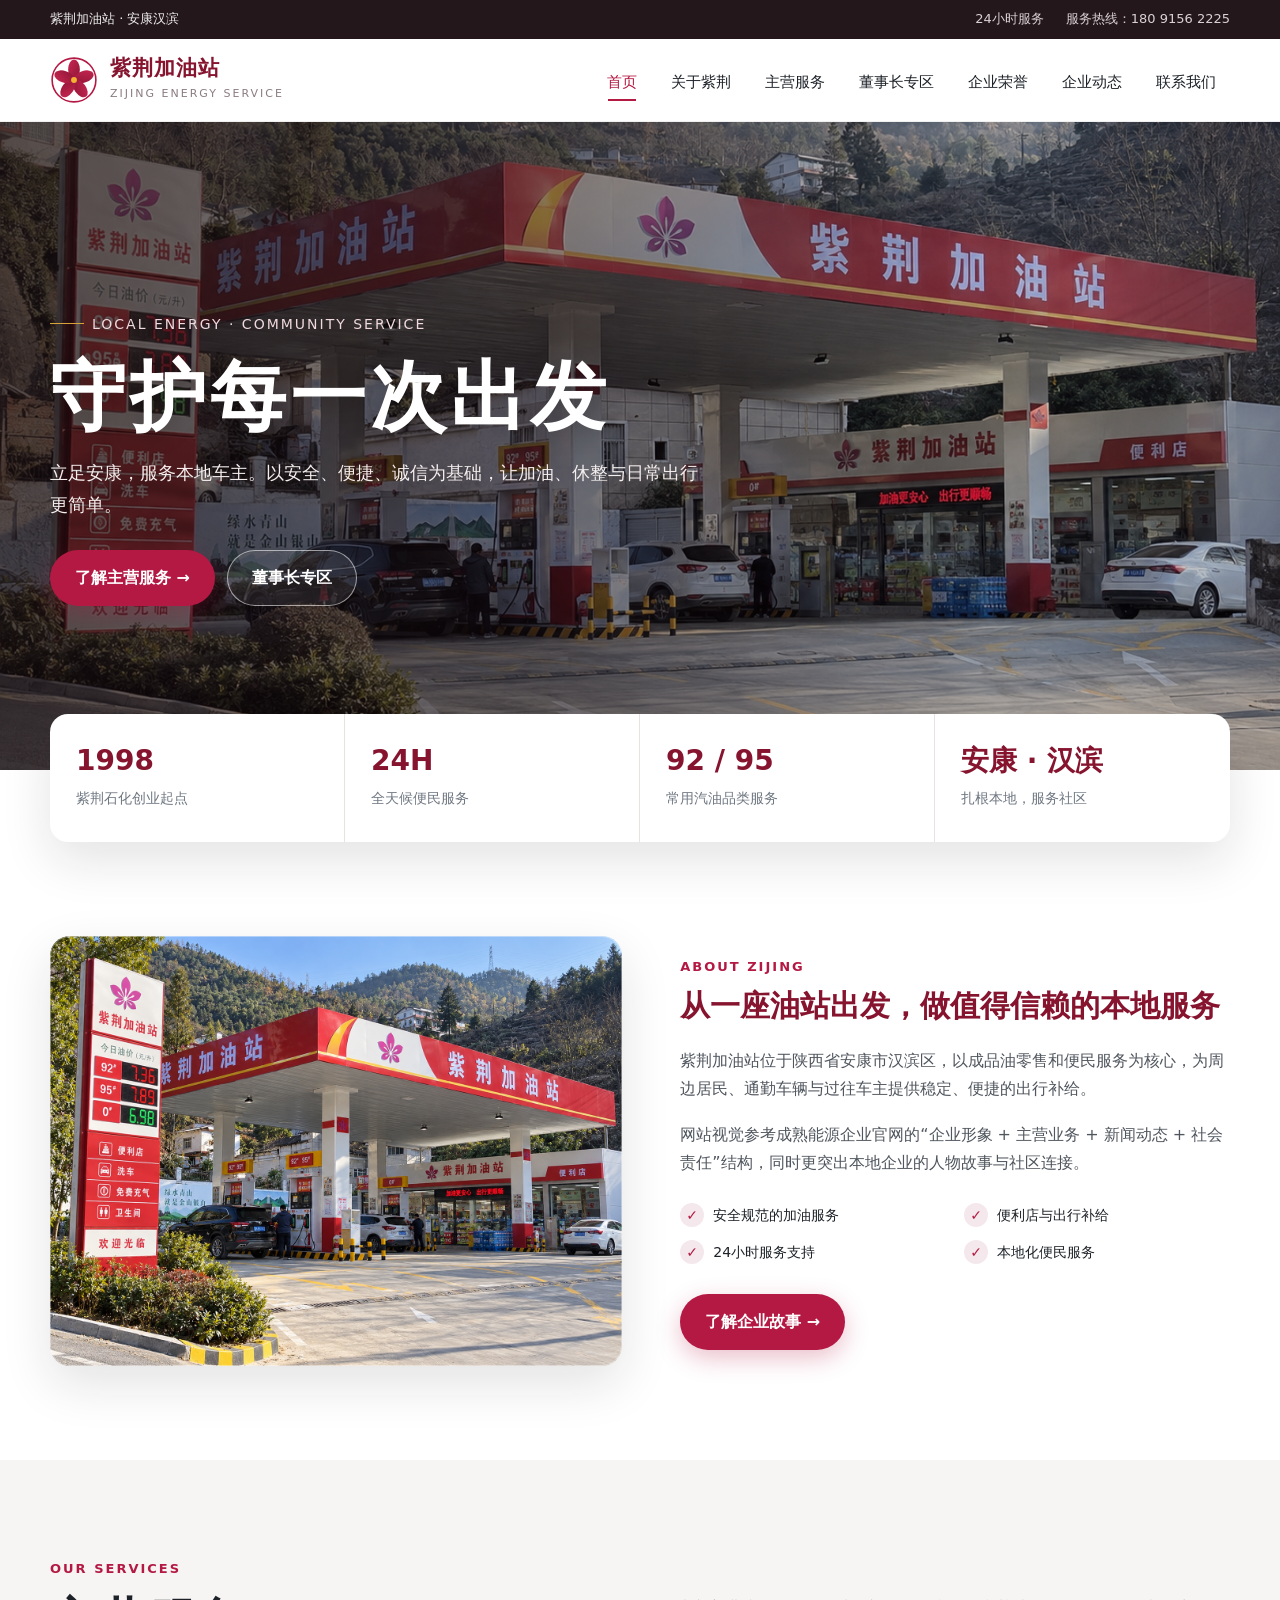
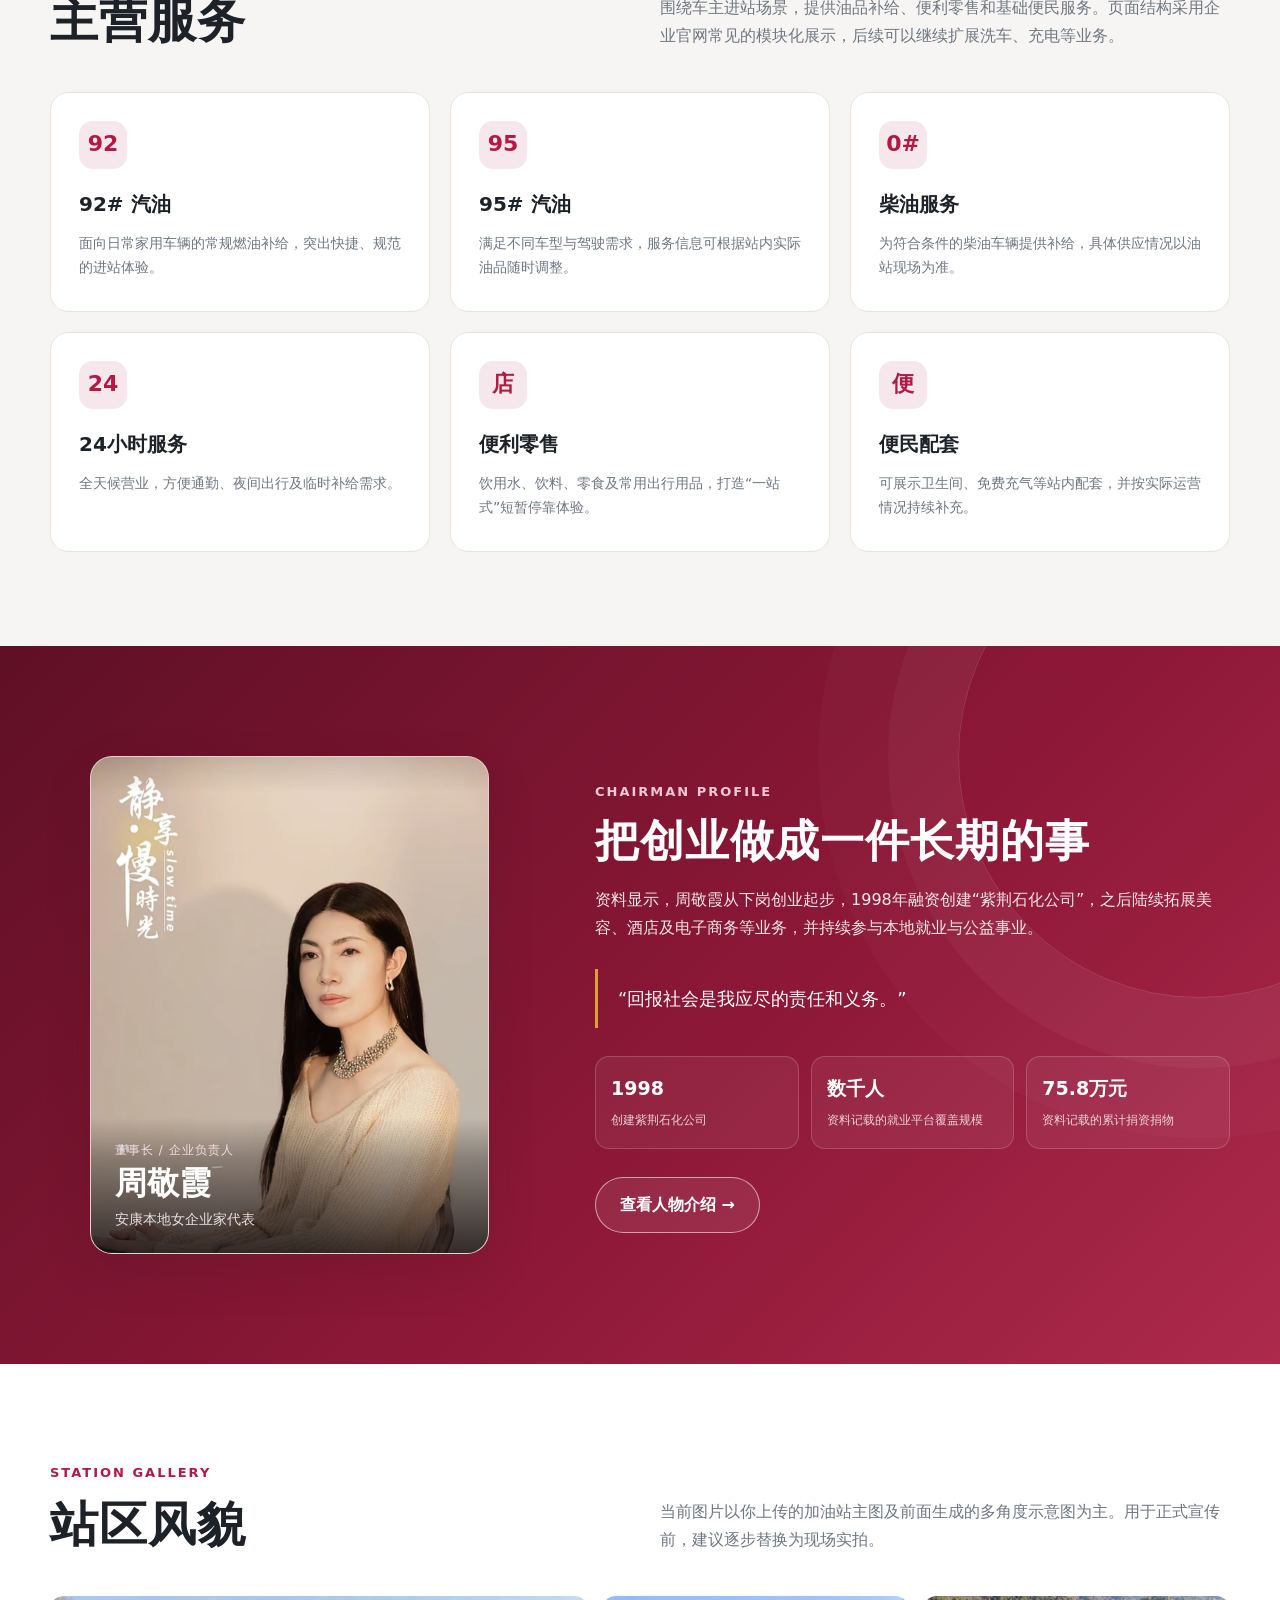
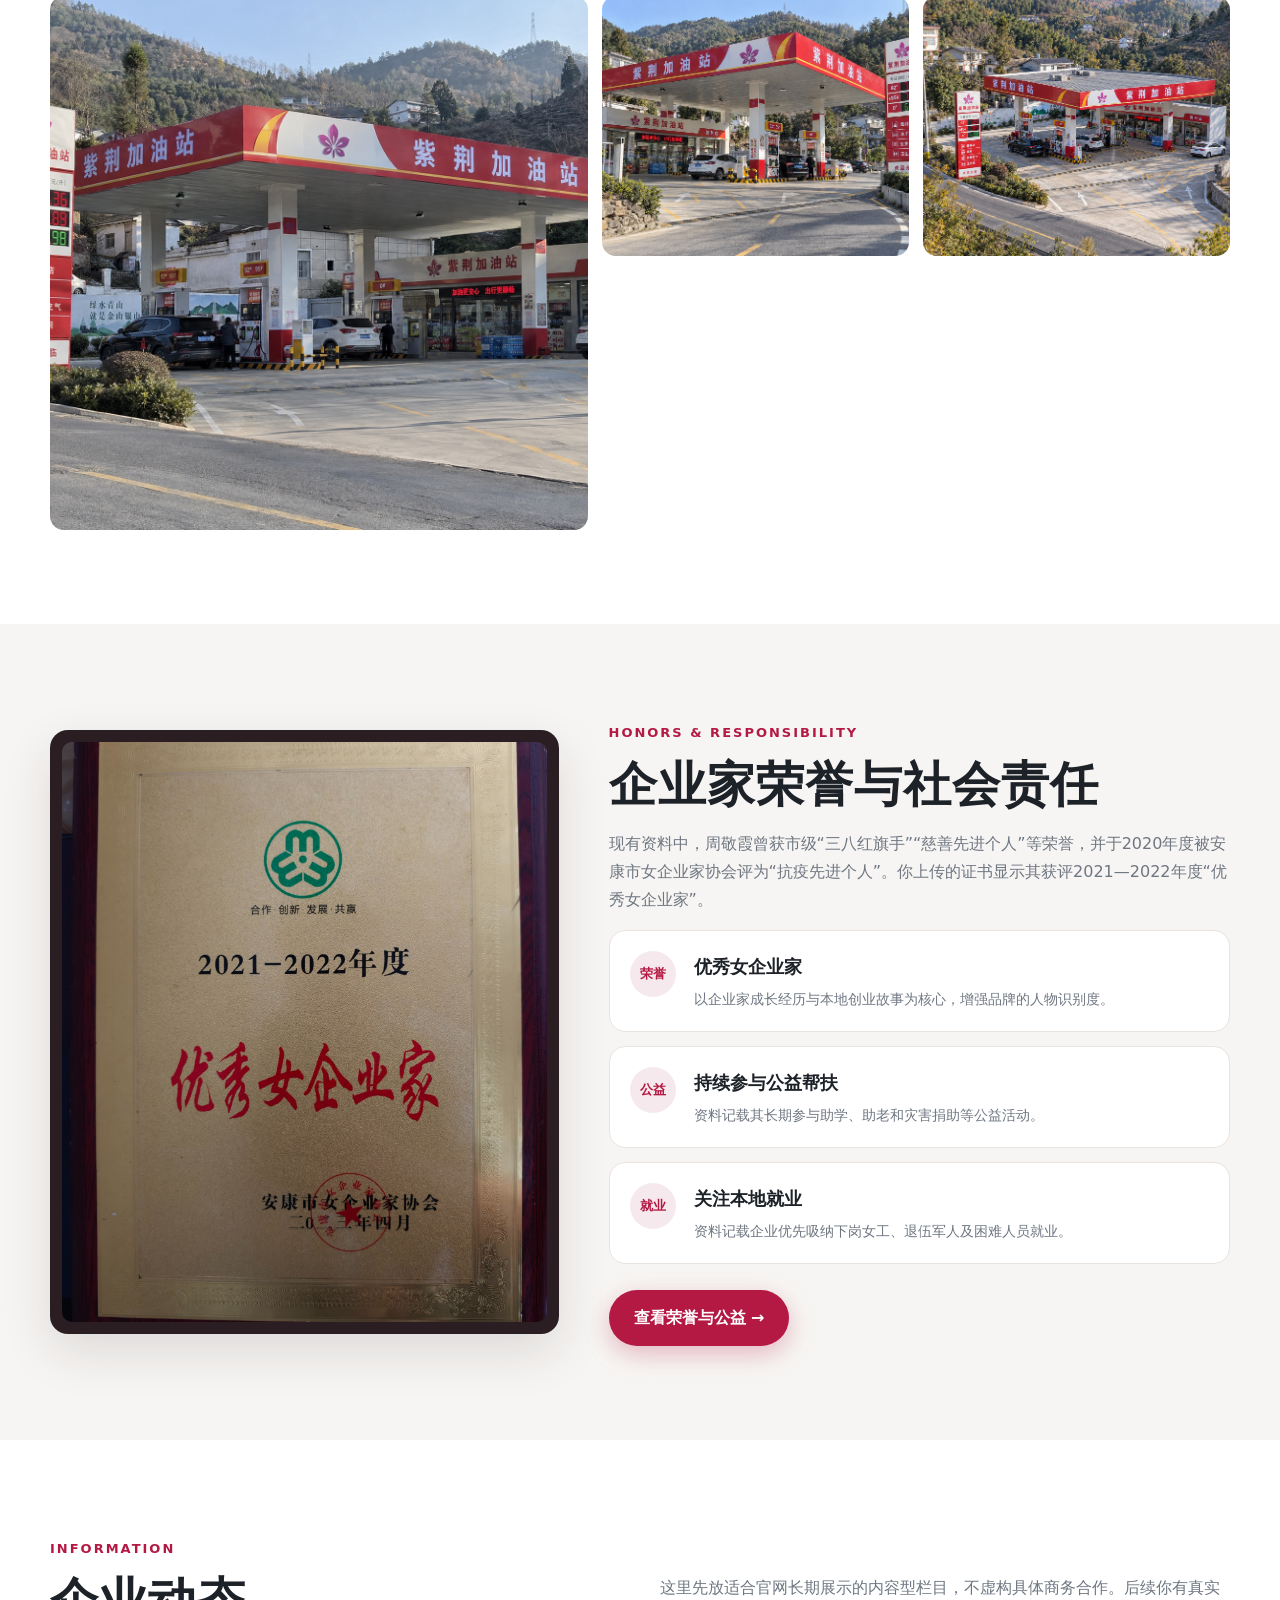
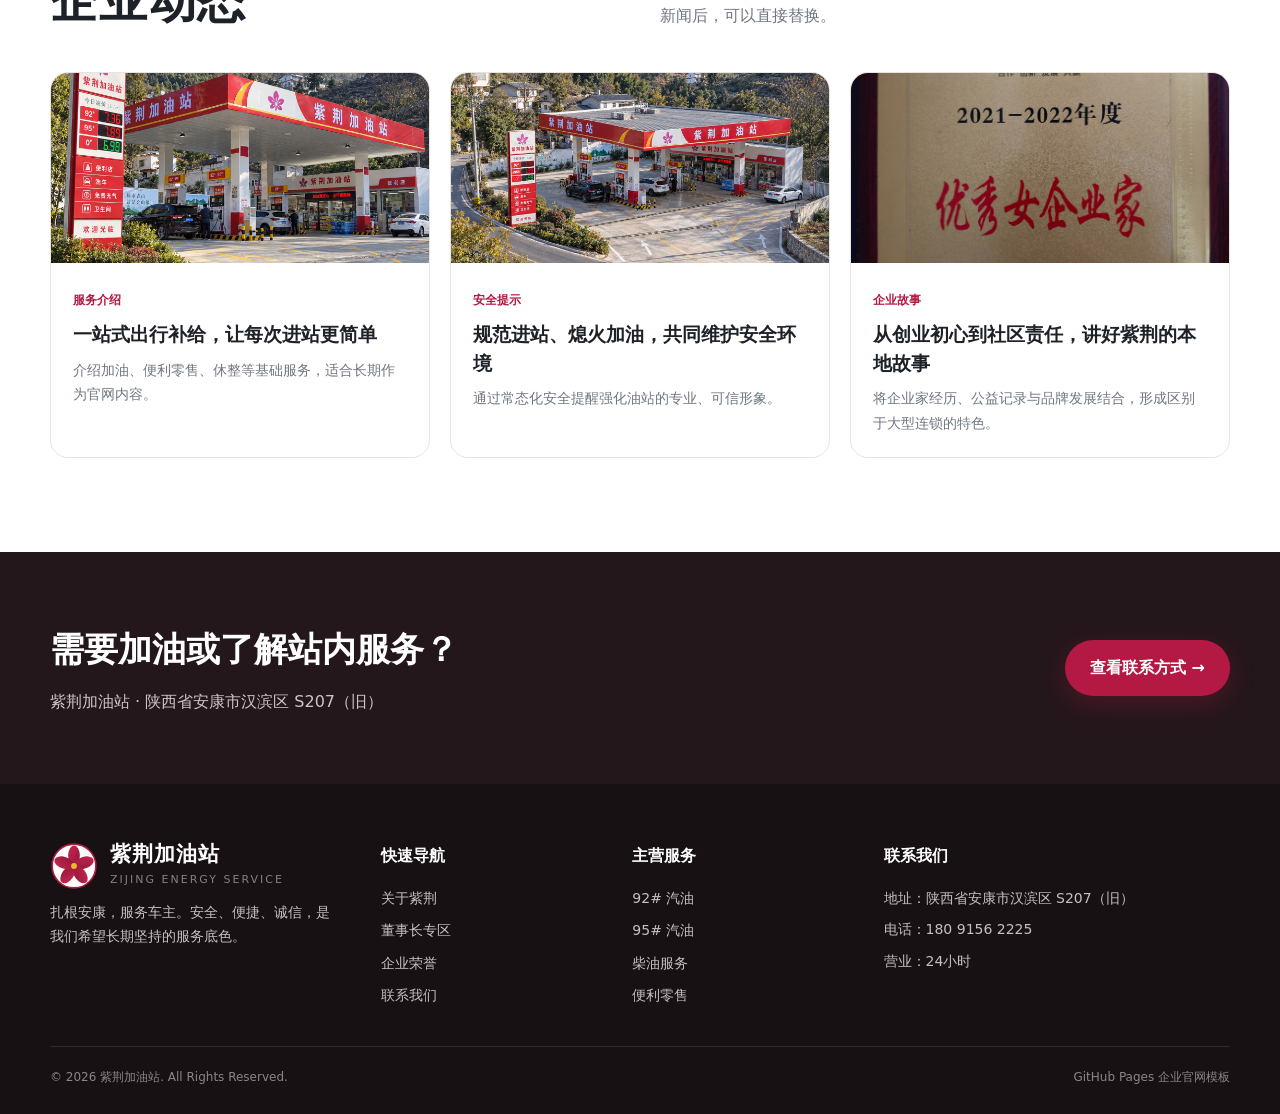
<file: index.html>
<!doctype html>
<html lang="zh-CN">
<head>
  <meta charset="utf-8" />
  <meta name="viewport" content="width=device-width, initial-scale=1" />
  <meta name="description" content="紫荆加油站企业网站模板，展示加油服务、企业介绍、董事长介绍、荣誉资质与联系方式。" />
  <title>紫荆加油站｜守护每一次出发</title>
  <link rel="icon" href="assets/images/logo.svg" />
  <link rel="stylesheet" href="assets/css/style.css" />
</head>
<body>
  <div class="topbar"><div class="container"><span>紫荆加油站 · 安康汉滨</span><div class="right"><span>24小时服务</span><span>服务热线：180 9156 2225</span></div></div></div>
  <header class="header"><div class="container navbar">
    <a class="brand" href="index.html"><img src="assets/images/logo.svg" alt="紫荆加油站"><div><strong>紫荆加油站</strong><span>ZIJING ENERGY SERVICE</span></div></a>
    <button class="menu-btn" aria-label="打开菜单">☰</button>
    <nav class="nav"><a class="active" href="index.html">首页</a><a href="about.html">关于紫荆</a><a href="#services">主营服务</a><a href="chairman.html">董事长专区</a><a href="honors.html">企业荣誉</a><a href="#news">企业动态</a><a href="contact.html">联系我们</a></nav>
  </div></header>

  <section class="hero">
    <div class="hero-slide active" style="background-image:url('assets/images/hero-main.png')"></div>
    <div class="hero-slide" style="background-image:url('assets/images/station-right.png')"></div>
    <div class="hero-slide" style="background-image:url('assets/images/station-aerial.png')"></div>
    <div class="container hero-content"><div class="hero-copy">
      <span class="eyebrow">Local Energy · Community Service</span>
      <h1>守护每一次出发</h1>
      <p>立足安康，服务本地车主。以安全、便捷、诚信为基础，让加油、休整与日常出行更简单。</p>
      <div class="btns"><a class="btn btn-primary" href="#services">了解主营服务 →</a><a class="btn btn-ghost" href="chairman.html">董事长专区</a></div>
    </div></div>
    <div class="hero-dots"><button class="active" aria-label="第1张"></button><button aria-label="第2张"></button><button aria-label="第3张"></button></div>
  </section>

  <div class="container stats-wrap"><div class="stats">
    <div class="stat"><b>1998</b><span>紫荆石化创业起点</span></div>
    <div class="stat"><b>24H</b><span>全天候便民服务</span></div>
    <div class="stat"><b>92 / 95</b><span>常用汽油品类服务</span></div>
    <div class="stat"><b>安康 · 汉滨</b><span>扎根本地，服务社区</span></div>
  </div></div>

  <section class="section" id="about"><div class="container about-grid">
    <div class="image-frame tall"><img src="assets/images/station-left.png" alt="紫荆加油站站区"></div>
    <div class="about-copy"><span class="kicker">ABOUT ZIJING</span><h3>从一座油站出发，做值得信赖的本地服务</h3>
      <p>紫荆加油站位于陕西省安康市汉滨区，以成品油零售和便民服务为核心，为周边居民、通勤车辆与过往车主提供稳定、便捷的出行补给。</p>
      <p>网站视觉参考成熟能源企业官网的“企业形象 + 主营业务 + 新闻动态 + 社会责任”结构，同时更突出本地企业的人物故事与社区连接。</p>
      <ul class="checks"><li>安全规范的加油服务</li><li>便利店与出行补给</li><li>24小时服务支持</li><li>本地化便民服务</li></ul>
      <a class="btn btn-primary" href="about.html">了解企业故事 →</a>
    </div>
  </div></section>

  <section class="section soft" id="services"><div class="container">
    <div class="section-head"><div><span class="kicker">OUR SERVICES</span><h2>主营服务</h2></div><p>围绕车主进站场景，提供油品补给、便利零售和基础便民服务。页面结构采用企业官网常见的模块化展示，后续可以继续扩展洗车、充电等业务。</p></div>
    <div class="cards">
      <div class="card"><div class="iconbox">92</div><h3>92# 汽油</h3><p>面向日常家用车辆的常规燃油补给，突出快捷、规范的进站体验。</p></div>
      <div class="card"><div class="iconbox">95</div><h3>95# 汽油</h3><p>满足不同车型与驾驶需求，服务信息可根据站内实际油品随时调整。</p></div>
      <div class="card"><div class="iconbox">0#</div><h3>柴油服务</h3><p>为符合条件的柴油车辆提供补给，具体供应情况以油站现场为准。</p></div>
      <div class="card"><div class="iconbox">24</div><h3>24小时服务</h3><p>全天候营业，方便通勤、夜间出行及临时补给需求。</p></div>
      <div class="card"><div class="iconbox">店</div><h3>便利零售</h3><p>饮用水、饮料、零食及常用出行用品，打造“一站式”短暂停靠体验。</p></div>
      <div class="card"><div class="iconbox">便</div><h3>便民配套</h3><p>可展示卫生间、免费充气等站内配套，并按实际运营情况持续补充。</p></div>
    </div>
  </div></section>

  <section class="section chairman-band"><div class="container chairman-grid">
    <figure class="person-photo"><img src="assets/images/chairman-zhoujingxia.jpg" alt="紫荆加油站董事长周敬霞照片"><figcaption><small>董事长 / 企业负责人</small><strong>周敬霞</strong><span>安康本地女企业家代表</span></figcaption></figure>
    <div class="chairman-copy"><span class="kicker">CHAIRMAN PROFILE</span><h2>把创业做成一件长期的事</h2>
      <p>资料显示，周敬霞从下岗创业起步，1998年融资创建“紫荆石化公司”，之后陆续拓展美容、酒店及电子商务等业务，并持续参与本地就业与公益事业。</p>
      <div class="quote">“回报社会是我应尽的责任和义务。”</div>
      <div class="timeline"><div class="item"><b>1998</b><span>创建紫荆石化公司</span></div><div class="item"><b>数千人</b><span>资料记载的就业平台覆盖规模</span></div><div class="item"><b>75.8万元</b><span>资料记载的累计捐资捐物</span></div></div>
      <div style="margin-top:28px"><a class="btn btn-ghost" href="chairman.html">查看人物介绍 →</a></div>
    </div>
  </div></section>

  <section class="section"><div class="container">
    <div class="section-head"><div><span class="kicker">STATION GALLERY</span><h2>站区风貌</h2></div><p>当前图片以你上传的加油站主图及前面生成的多角度示意图为主。用于正式宣传前，建议逐步替换为现场实拍。</p></div>
    <div class="gallery">
      <a data-lightbox href="assets/images/hero-main.png"><img src="assets/images/hero-main.png" alt="紫荆加油站正面"></a>
      <a data-lightbox href="assets/images/station-right.png"><img src="assets/images/station-right.png" alt="紫荆加油站侧面"></a>
      <a data-lightbox href="assets/images/station-aerial.png"><img src="assets/images/station-aerial.png" alt="紫荆加油站俯瞰"></a>
    </div>
  </div></section>

  <section class="section soft"><div class="container honor-grid">
    <div class="honor-photo"><img src="assets/images/honor-women-entrepreneur.jpg" alt="优秀女企业家荣誉证书"></div>
    <div><span class="kicker">HONORS & RESPONSIBILITY</span><h2>企业家荣誉与社会责任</h2><p style="color:var(--muted)">现有资料中，周敬霞曾获市级“三八红旗手”“慈善先进个人”等荣誉，并于2020年度被安康市女企业家协会评为“抗疫先进个人”。你上传的证书显示其获评2021—2022年度“优秀女企业家”。</p>
      <div class="honor-list">
        <div class="honor-item"><b>荣誉</b><div><h4>优秀女企业家</h4><p>以企业家成长经历与本地创业故事为核心，增强品牌的人物识别度。</p></div></div>
        <div class="honor-item"><b>公益</b><div><h4>持续参与公益帮扶</h4><p>资料记载其长期参与助学、助老和灾害捐助等公益活动。</p></div></div>
        <div class="honor-item"><b>就业</b><div><h4>关注本地就业</h4><p>资料记载企业优先吸纳下岗女工、退伍军人及困难人员就业。</p></div></div>
      </div>
      <div style="margin-top:26px"><a class="btn btn-primary" href="honors.html">查看荣誉与公益 →</a></div>
    </div>
  </div></section>

  <section class="section" id="news"><div class="container">
    <div class="section-head"><div><span class="kicker">INFORMATION</span><h2>企业动态</h2></div><p>这里先放适合官网长期展示的内容型栏目，不虚构具体商务合作。后续你有真实新闻后，可以直接替换。</p></div>
    <div class="news-grid">
      <article class="news-card"><div class="news-img"><img src="assets/images/station-left.png" alt="站区服务"></div><div class="news-body"><span class="news-tag">服务介绍</span><h3>一站式出行补给，让每次进站更简单</h3><p>介绍加油、便利零售、休整等基础服务，适合长期作为官网内容。</p></div></article>
      <article class="news-card"><div class="news-img"><img src="assets/images/station-aerial.png" alt="安全运营"></div><div class="news-body"><span class="news-tag">安全提示</span><h3>规范进站、熄火加油，共同维护安全环境</h3><p>通过常态化安全提醒强化油站的专业、可信形象。</p></div></article>
      <article class="news-card"><div class="news-img"><img src="assets/images/honor-women-entrepreneur.jpg" alt="企业荣誉"></div><div class="news-body"><span class="news-tag">企业故事</span><h3>从创业初心到社区责任，讲好紫荆的本地故事</h3><p>将企业家经历、公益记录与品牌发展结合，形成区别于大型连锁的特色。</p></div></article>
    </div>
  </div></section>

  <section class="cta"><div class="container"><div><h2>需要加油或了解站内服务？</h2><p>紫荆加油站 · 陕西省安康市汉滨区 S207（旧）</p></div><a class="btn btn-primary" href="contact.html">查看联系方式 →</a></div></section>

  <footer class="footer"><div class="container"><div class="footer-grid">
    <div><a class="brand" href="index.html"><img src="assets/images/logo.svg" alt="紫荆加油站"><div><strong>紫荆加油站</strong><span>ZIJING ENERGY SERVICE</span></div></a><p>扎根安康，服务车主。安全、便捷、诚信，是我们希望长期坚持的服务底色。</p></div>
    <div><h4>快速导航</h4><ul><li><a href="about.html">关于紫荆</a></li><li><a href="chairman.html">董事长专区</a></li><li><a href="honors.html">企业荣誉</a></li><li><a href="contact.html">联系我们</a></li></ul></div>
    <div><h4>主营服务</h4><ul><li>92# 汽油</li><li>95# 汽油</li><li>柴油服务</li><li>便利零售</li></ul></div>
    <div><h4>联系我们</h4><div class="contact-lines"><span>地址：陕西省安康市汉滨区 S207（旧）</span><span>电话：180 9156 2225</span><span>营业：24小时</span></div></div>
  </div><div class="footer-bottom"><span>© <span data-year></span> 紫荆加油站. All Rights Reserved.</span><span>GitHub Pages 企业官网模板</span></div></div></footer>

  <div class="lightbox"><button aria-label="关闭">×</button><img alt="大图预览"></div>
  <script src="assets/js/main.js"></script>
</body>
</html>
</file>
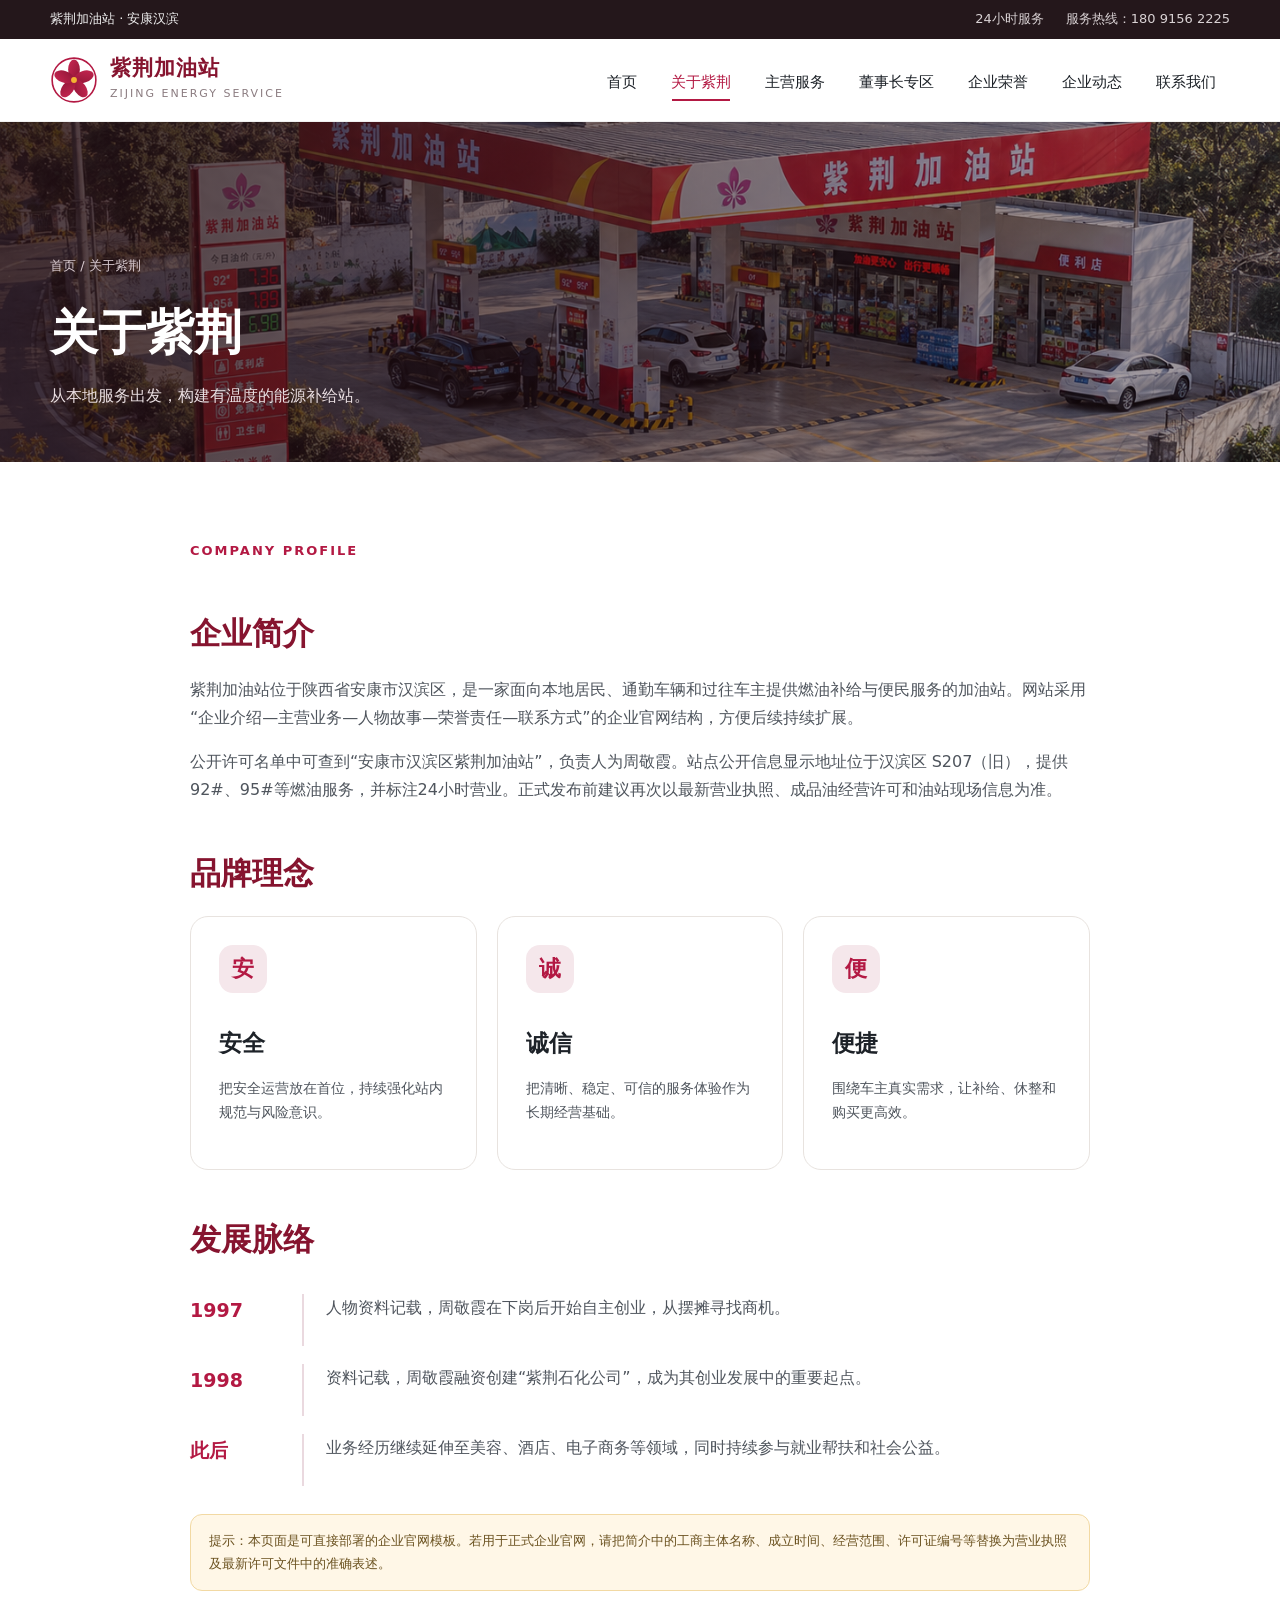
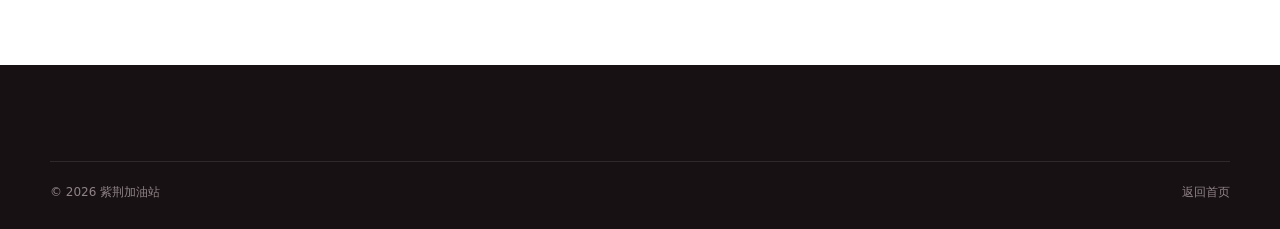
<file: about.html>
<!doctype html><html lang="zh-CN"><head><meta charset="utf-8"><meta name="viewport" content="width=device-width,initial-scale=1"><meta name="description" content="关于紫荆加油站"><title>关于紫荆｜紫荆加油站</title><link rel="icon" href="assets/images/logo.svg"><link rel="stylesheet" href="assets/css/style.css"></head><body>
<div class="topbar"><div class="container"><span>紫荆加油站 · 安康汉滨</span><div class="right"><span>24小时服务</span><span>服务热线：180 9156 2225</span></div></div></div>
<header class="header"><div class="container navbar"><a class="brand" href="index.html"><img src="assets/images/logo.svg" alt=""><div><strong>紫荆加油站</strong><span>ZIJING ENERGY SERVICE</span></div></a><button class="menu-btn">☰</button><nav class="nav"><a href="index.html">首页</a><a class="active" href="about.html">关于紫荆</a><a href="index.html#services">主营服务</a><a href="chairman.html">董事长专区</a><a href="honors.html">企业荣誉</a><a href="index.html#news">企业动态</a><a href="contact.html">联系我们</a></nav></div></header>
<section class="page-hero" style="background-image:url('assets/images/station-aerial.png')"><div class="container"><div class="breadcrumb">首页 / 关于紫荆</div><h1>关于紫荆</h1><p>从本地服务出发，构建有温度的能源补给站。</p></div></section>
<main class="content-section"><div class="container prose">
  <span class="kicker">COMPANY PROFILE</span><h2>企业简介</h2>
  <p>紫荆加油站位于陕西省安康市汉滨区，是一家面向本地居民、通勤车辆和过往车主提供燃油补给与便民服务的加油站。网站采用“企业介绍—主营业务—人物故事—荣誉责任—联系方式”的企业官网结构，方便后续持续扩展。</p>
  <p>公开许可名单中可查到“安康市汉滨区紫荆加油站”，负责人为周敬霞。站点公开信息显示地址位于汉滨区 S207（旧），提供92#、95#等燃油服务，并标注24小时营业。正式发布前建议再次以最新营业执照、成品油经营许可和油站现场信息为准。</p>
  <h2>品牌理念</h2>
  <div class="cards">
    <div class="card"><div class="iconbox">安</div><h3>安全</h3><p>把安全运营放在首位，持续强化站内规范与风险意识。</p></div>
    <div class="card"><div class="iconbox">诚</div><h3>诚信</h3><p>把清晰、稳定、可信的服务体验作为长期经营基础。</p></div>
    <div class="card"><div class="iconbox">便</div><h3>便捷</h3><p>围绕车主真实需求，让补给、休整和购买更高效。</p></div>
  </div>
  <h2>发展脉络</h2>
  <div class="milestones"><div class="milestone"><div class="year">1997</div><div class="desc">人物资料记载，周敬霞在下岗后开始自主创业，从摆摊寻找商机。</div></div><div class="milestone"><div class="year">1998</div><div class="desc">资料记载，周敬霞融资创建“紫荆石化公司”，成为其创业发展中的重要起点。</div></div><div class="milestone"><div class="year">此后</div><div class="desc">业务经历继续延伸至美容、酒店、电子商务等领域，同时持续参与就业帮扶和社会公益。</div></div></div>
  <div class="note">提示：本页面是可直接部署的企业官网模板。若用于正式企业官网，请把简介中的工商主体名称、成立时间、经营范围、许可证编号等替换为营业执照及最新许可文件中的准确表述。</div>
</div></main>
<footer class="footer"><div class="container"><div class="footer-bottom"><span>© <span data-year></span> 紫荆加油站</span><span><a href="index.html">返回首页</a></span></div></div></footer><script src="assets/js/main.js"></script></body></html>
</file>
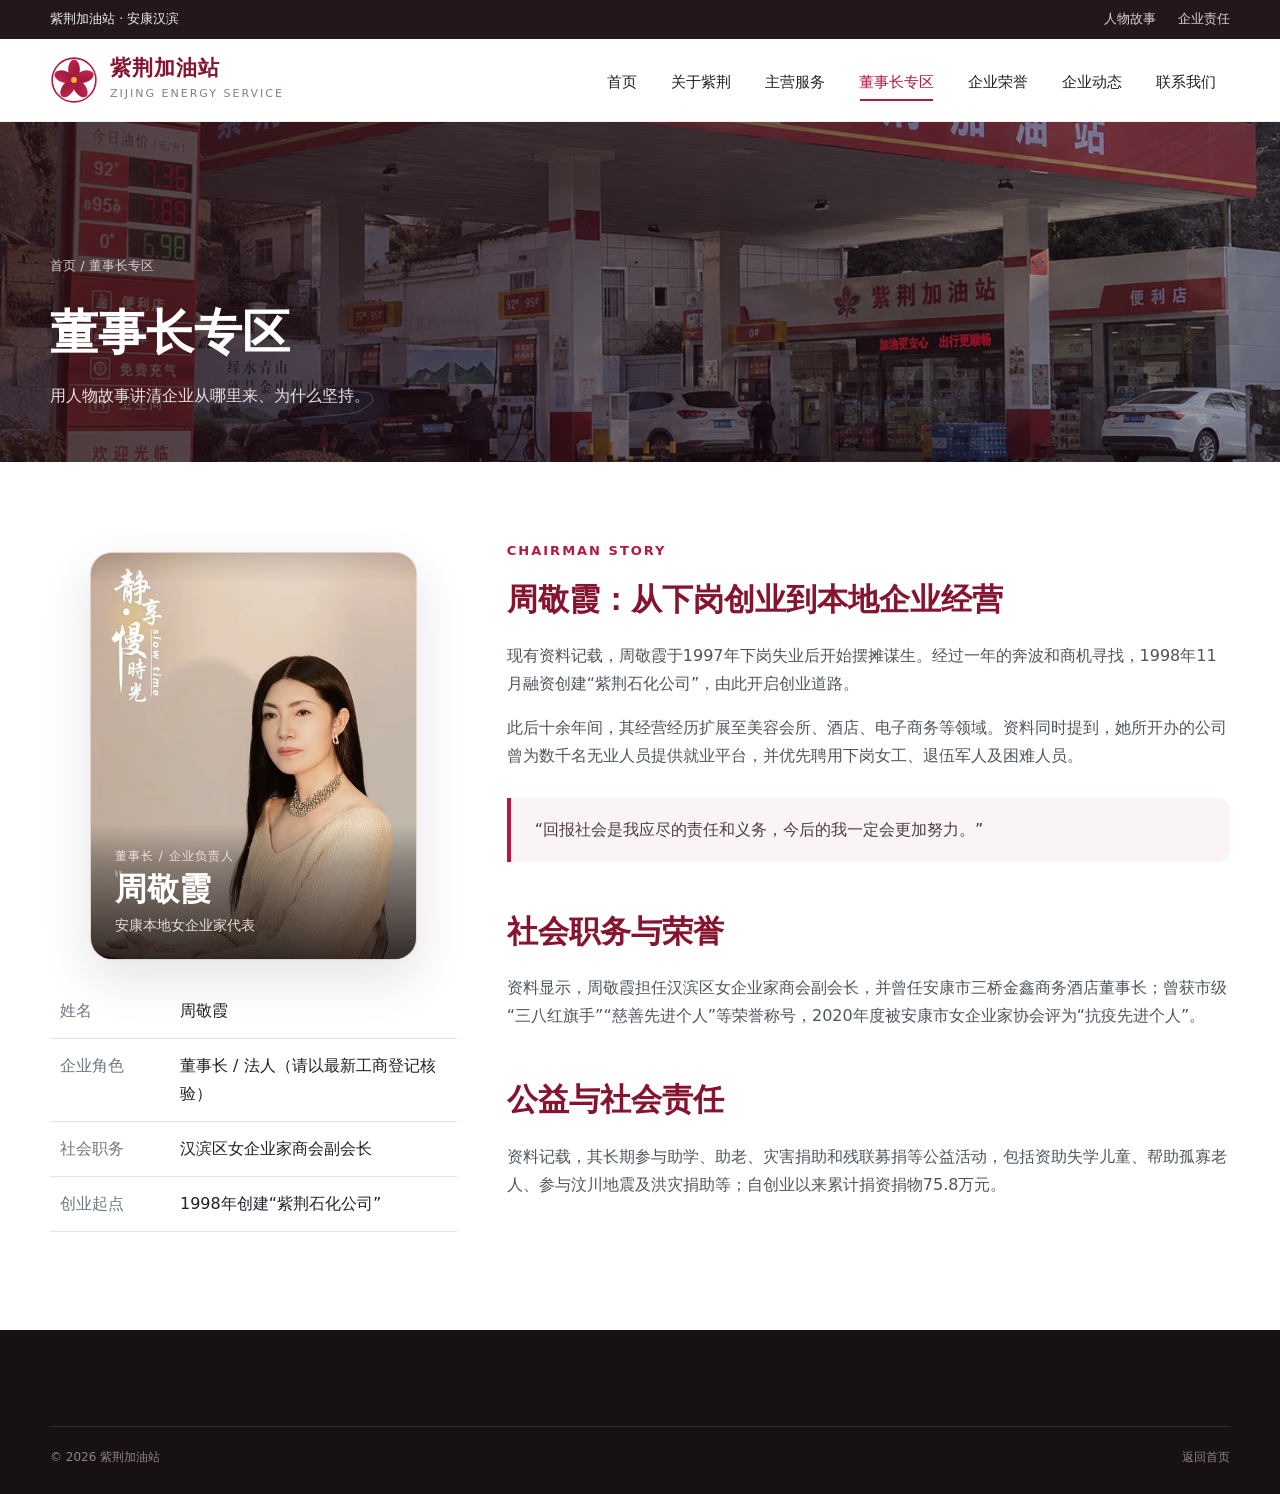
<file: chairman.html>
<!doctype html><html lang="zh-CN"><head><meta charset="utf-8"><meta name="viewport" content="width=device-width,initial-scale=1"><meta name="description" content="紫荆加油站董事长介绍"><title>董事长专区｜紫荆加油站</title><link rel="icon" href="assets/images/logo.svg"><link rel="stylesheet" href="assets/css/style.css"></head><body>
<div class="topbar"><div class="container"><span>紫荆加油站 · 安康汉滨</span><div class="right"><span>人物故事</span><span>企业责任</span></div></div></div>
<header class="header"><div class="container navbar"><a class="brand" href="index.html"><img src="assets/images/logo.svg" alt=""><div><strong>紫荆加油站</strong><span>ZIJING ENERGY SERVICE</span></div></a><button class="menu-btn">☰</button><nav class="nav"><a href="index.html">首页</a><a href="about.html">关于紫荆</a><a href="index.html#services">主营服务</a><a class="active" href="chairman.html">董事长专区</a><a href="honors.html">企业荣誉</a><a href="index.html#news">企业动态</a><a href="contact.html">联系我们</a></nav></div></header>
<section class="page-hero" style="background-image:url('assets/images/hero-main.png')"><div class="container"><div class="breadcrumb">首页 / 董事长专区</div><h1>董事长专区</h1><p>用人物故事讲清企业从哪里来、为什么坚持。</p></div></section>
<main class="content-section"><div class="container profile-grid">
  <aside class="profile-card"><figure class="person-photo"><img src="assets/images/chairman-zhoujingxia.jpg" alt="紫荆加油站董事长周敬霞照片"><figcaption><small>董事长 / 企业负责人</small><strong>周敬霞</strong><span>安康本地女企业家代表</span></figcaption></figure><table class="info-table"><tr><td>姓名</td><td>周敬霞</td></tr><tr><td>企业角色</td><td>董事长 / 法人（请以最新工商登记核验）</td></tr><tr><td>社会职务</td><td>汉滨区女企业家商会副会长</td></tr><tr><td>创业起点</td><td>1998年创建“紫荆石化公司”</td></tr></table></aside>
  <article class="prose" style="max-width:none;margin:0"><span class="kicker">CHAIRMAN STORY</span><h2 style="margin-top:8px">周敬霞：从下岗创业到本地企业经营</h2>
    <p>现有资料记载，周敬霞于1997年下岗失业后开始摆摊谋生。经过一年的奔波和商机寻找，1998年11月融资创建“紫荆石化公司”，由此开启创业道路。</p>
    <p>此后十余年间，其经营经历扩展至美容会所、酒店、电子商务等领域。资料同时提到，她所开办的公司曾为数千名无业人员提供就业平台，并优先聘用下岗女工、退伍军人及困难人员。</p>
    <blockquote>“回报社会是我应尽的责任和义务，今后的我一定会更加努力。”</blockquote>
    <h2>社会职务与荣誉</h2><p>资料显示，周敬霞担任汉滨区女企业家商会副会长，并曾任安康市三桥金鑫商务酒店董事长；曾获市级“三八红旗手”“慈善先进个人”等荣誉称号，2020年度被安康市女企业家协会评为“抗疫先进个人”。</p>
    <h2>公益与社会责任</h2><p>资料记载，其长期参与助学、助老、灾害捐助和残联募捐等公益活动，包括资助失学儿童、帮助孤寡老人、参与汶川地震及洪灾捐助等；自创业以来累计捐资捐物75.8万元。</p>
  </article>
</div></main>
<footer class="footer"><div class="container"><div class="footer-bottom"><span>© <span data-year></span> 紫荆加油站</span><span><a href="index.html">返回首页</a></span></div></div></footer><script src="assets/js/main.js"></script></body></html>
</file>
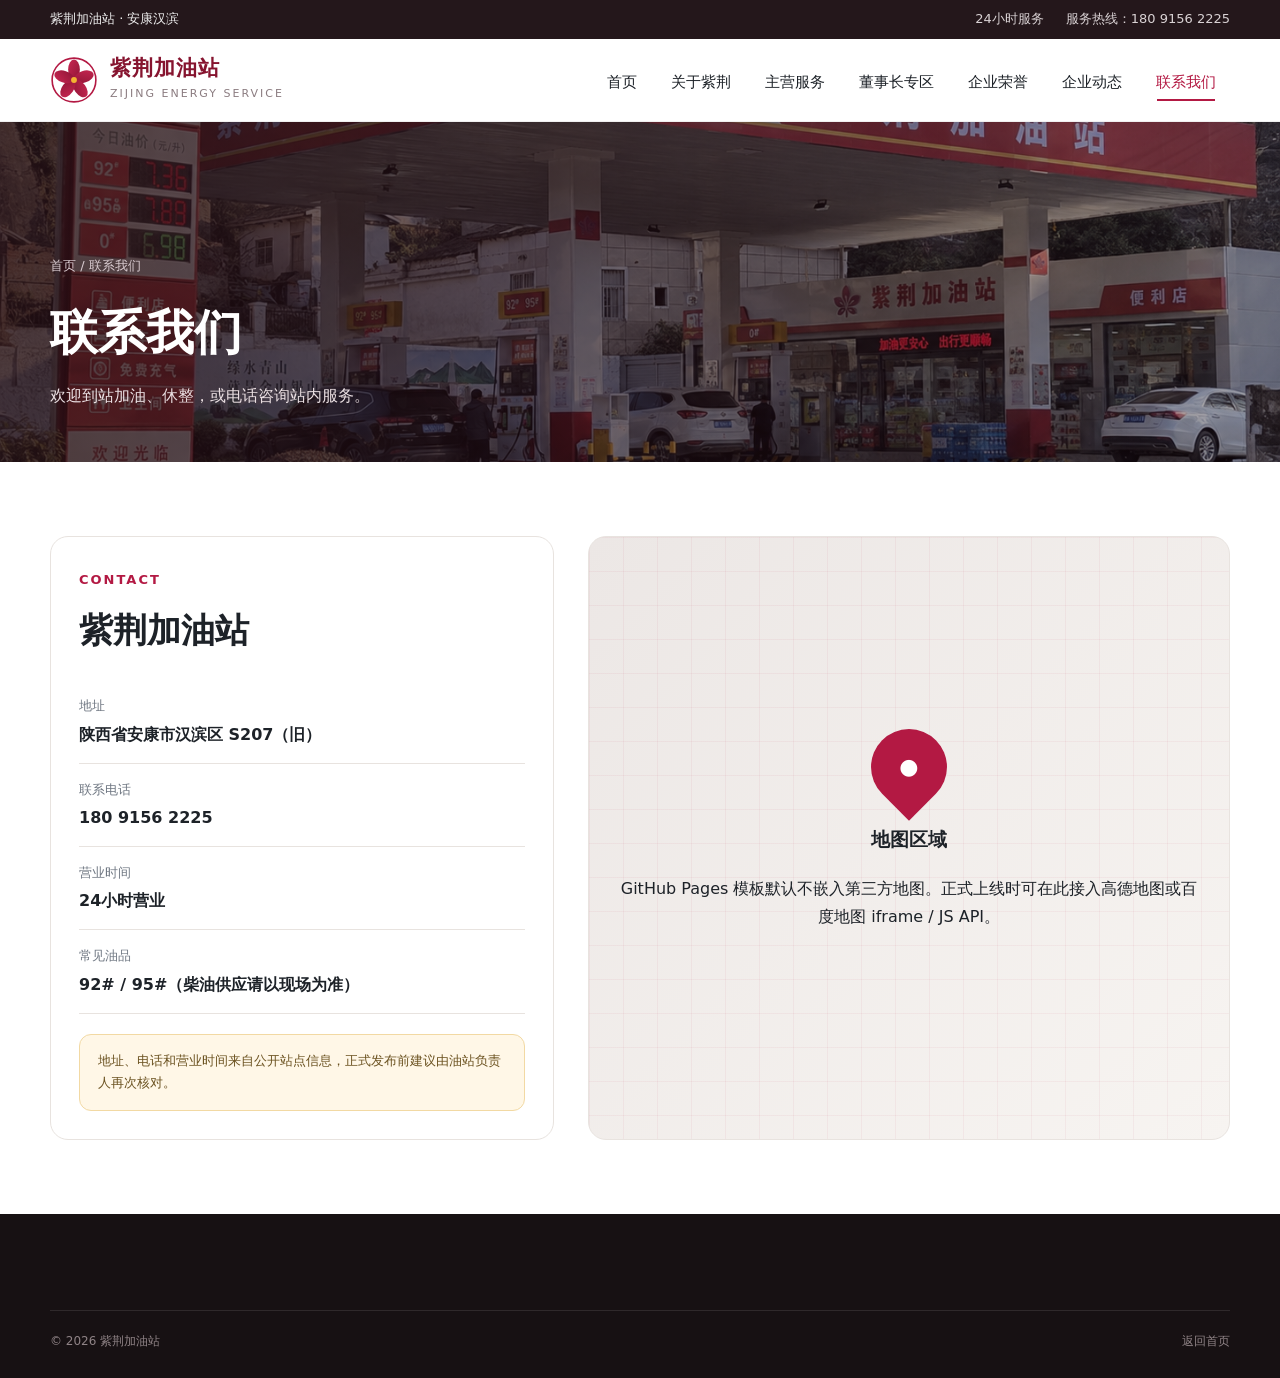
<file: contact.html>
<!doctype html><html lang="zh-CN"><head><meta charset="utf-8"><meta name="viewport" content="width=device-width,initial-scale=1"><meta name="description" content="紫荆加油站联系方式"><title>联系我们｜紫荆加油站</title><link rel="icon" href="assets/images/logo.svg"><link rel="stylesheet" href="assets/css/style.css"></head><body>
<div class="topbar"><div class="container"><span>紫荆加油站 · 安康汉滨</span><div class="right"><span>24小时服务</span><span>服务热线：180 9156 2225</span></div></div></div>
<header class="header"><div class="container navbar"><a class="brand" href="index.html"><img src="assets/images/logo.svg" alt=""><div><strong>紫荆加油站</strong><span>ZIJING ENERGY SERVICE</span></div></a><button class="menu-btn">☰</button><nav class="nav"><a href="index.html">首页</a><a href="about.html">关于紫荆</a><a href="index.html#services">主营服务</a><a href="chairman.html">董事长专区</a><a href="honors.html">企业荣誉</a><a href="index.html#news">企业动态</a><a class="active" href="contact.html">联系我们</a></nav></div></header>
<section class="page-hero" style="background-image:url('assets/images/hero-main.png')"><div class="container"><div class="breadcrumb">首页 / 联系我们</div><h1>联系我们</h1><p>欢迎到站加油、休整，或电话咨询站内服务。</p></div></section>
<main class="content-section"><div class="container contact-grid"><div class="contact-card"><span class="kicker">CONTACT</span><h2 style="font-size:34px;margin:8px 0 20px">紫荆加油站</h2><div class="contact-row"><small>地址</small><strong>陕西省安康市汉滨区 S207（旧）</strong></div><div class="contact-row"><small>联系电话</small><strong>180 9156 2225</strong></div><div class="contact-row"><small>营业时间</small><strong>24小时营业</strong></div><div class="contact-row"><small>常见油品</small><strong>92# / 95#（柴油供应请以现场为准）</strong></div><div class="note" style="margin-top:20px">地址、电话和营业时间来自公开站点信息，正式发布前建议由油站负责人再次核对。</div></div><div class="map-placeholder"><div><div class="pin"><span>●</span></div><h3>地图区域</h3><p>GitHub Pages 模板默认不嵌入第三方地图。正式上线时可在此接入高德地图或百度地图 iframe / JS API。</p></div></div></div></main>
<footer class="footer"><div class="container"><div class="footer-bottom"><span>© <span data-year></span> 紫荆加油站</span><span><a href="index.html">返回首页</a></span></div></div></footer><script src="assets/js/main.js"></script></body></html>
</file>
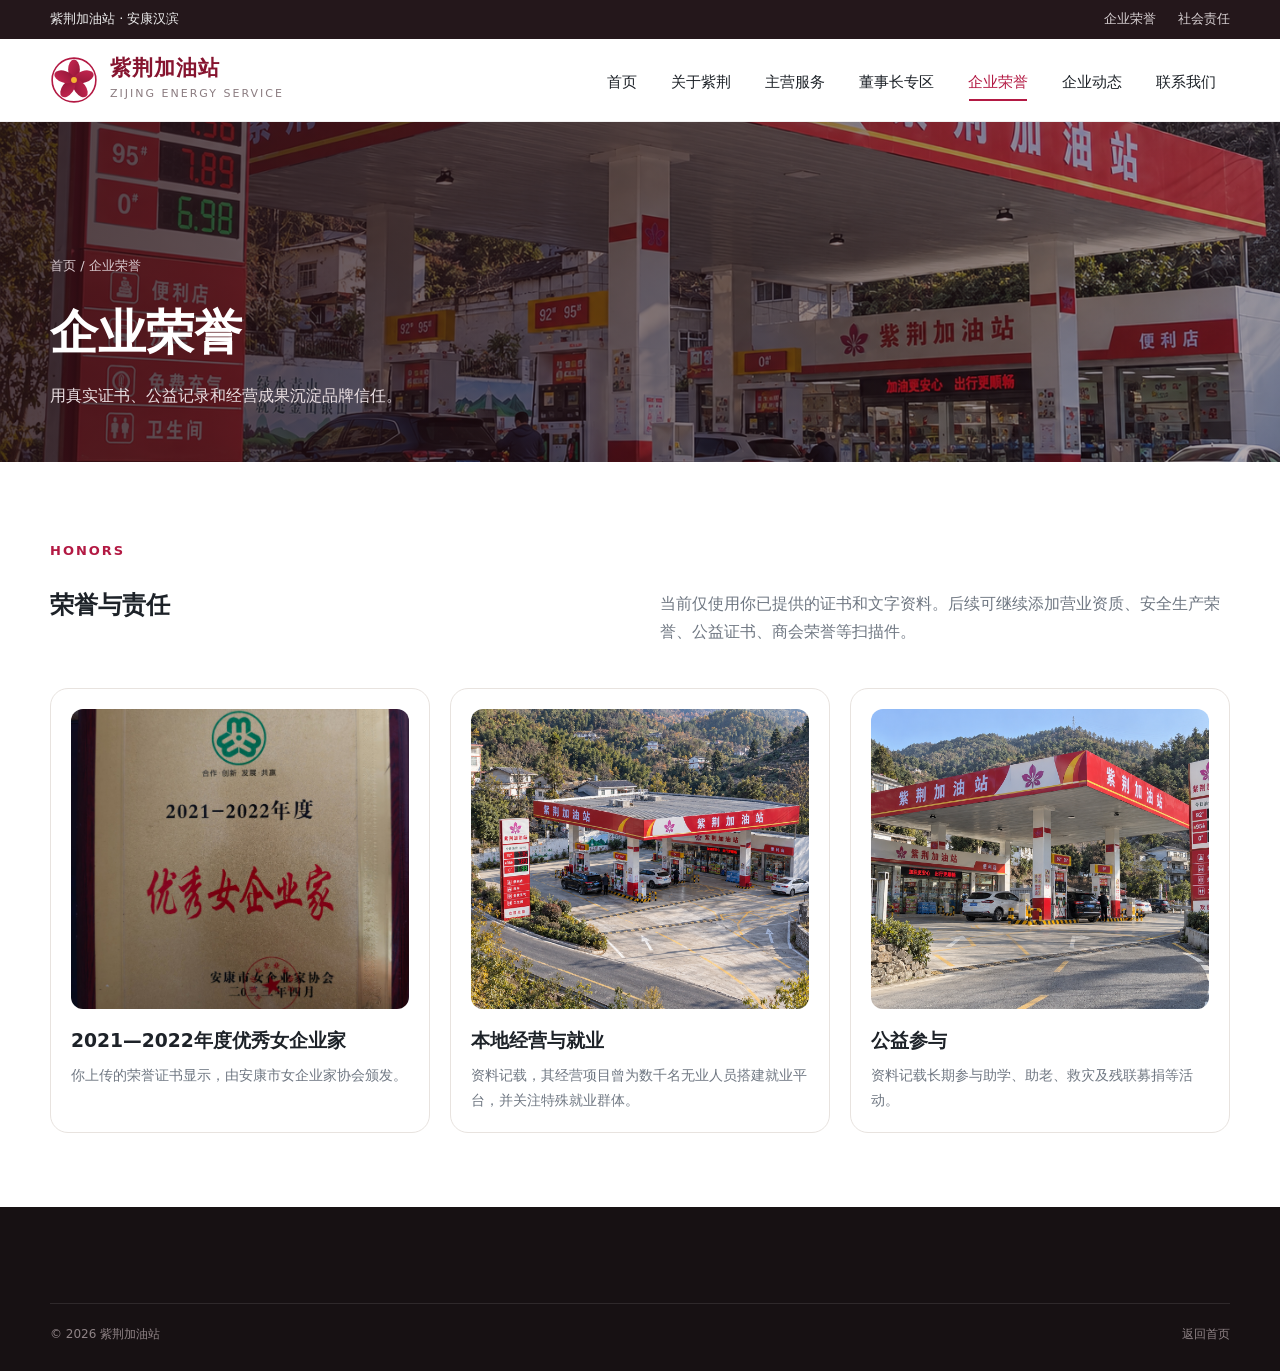
<file: honors.html>
<!doctype html><html lang="zh-CN"><head><meta charset="utf-8"><meta name="viewport" content="width=device-width,initial-scale=1"><meta name="description" content="紫荆加油站企业荣誉与社会责任"><title>企业荣誉｜紫荆加油站</title><link rel="icon" href="assets/images/logo.svg"><link rel="stylesheet" href="assets/css/style.css"></head><body>
<div class="topbar"><div class="container"><span>紫荆加油站 · 安康汉滨</span><div class="right"><span>企业荣誉</span><span>社会责任</span></div></div></div>
<header class="header"><div class="container navbar"><a class="brand" href="index.html"><img src="assets/images/logo.svg" alt=""><div><strong>紫荆加油站</strong><span>ZIJING ENERGY SERVICE</span></div></a><button class="menu-btn">☰</button><nav class="nav"><a href="index.html">首页</a><a href="about.html">关于紫荆</a><a href="index.html#services">主营服务</a><a href="chairman.html">董事长专区</a><a class="active" href="honors.html">企业荣誉</a><a href="index.html#news">企业动态</a><a href="contact.html">联系我们</a></nav></div></header>
<section class="page-hero" style="background-image:url('assets/images/station-left.png')"><div class="container"><div class="breadcrumb">首页 / 企业荣誉</div><h1>企业荣誉</h1><p>用真实证书、公益记录和经营成果沉淀品牌信任。</p></div></section>
<main class="content-section"><div class="container"><div class="section-head"><div><span class="kicker">HONORS</span><h2>荣誉与责任</h2></div><p>当前仅使用你已提供的证书和文字资料。后续可继续添加营业资质、安全生产荣誉、公益证书、商会荣誉等扫描件。</p></div>
<div class="honors-wall"><div class="honor-card"><img src="assets/images/honor-women-entrepreneur.jpg" alt="优秀女企业家证书"><h3>2021—2022年度优秀女企业家</h3><p>你上传的荣誉证书显示，由安康市女企业家协会颁发。</p></div><div class="honor-card"><img src="assets/images/station-aerial.png" alt="紫荆加油站"><h3>本地经营与就业</h3><p>资料记载，其经营项目曾为数千名无业人员搭建就业平台，并关注特殊就业群体。</p></div><div class="honor-card"><img src="assets/images/station-right.png" alt="紫荆加油站"><h3>公益参与</h3><p>资料记载长期参与助学、助老、救灾及残联募捐等活动。</p></div></div>
</div></main>
<footer class="footer"><div class="container"><div class="footer-bottom"><span>© <span data-year></span> 紫荆加油站</span><span><a href="index.html">返回首页</a></span></div></div></footer><script src="assets/js/main.js"></script></body></html>
</file>
<file: assets/css/style.css>
:root{
  --red:#b31943;
  --red-deep:#86142f;
  --red-dark:#651125;
  --gold:#d8a23a;
  --ink:#1d2228;
  --muted:#6f7782;
  --paper:#fff;
  --soft:#f7f5f3;
  --line:#e8e3df;
  --shadow:0 18px 50px rgba(35,22,22,.12);
  --radius:20px;
  --container:min(1180px, calc(100% - 40px));
}
*{box-sizing:border-box}
html{scroll-behavior:smooth}
body{margin:0;font-family:"PingFang SC","Microsoft YaHei",system-ui,-apple-system,sans-serif;color:var(--ink);background:#fff;line-height:1.75}
a{color:inherit;text-decoration:none}
img{max-width:100%;display:block}
button,input,textarea{font:inherit}
.container{width:var(--container);margin-inline:auto}
.topbar{background:#24171b;color:#eee;font-size:13px}
.topbar .container{display:flex;justify-content:space-between;gap:20px;padding:8px 0;align-items:center}
.topbar .right{display:flex;gap:22px;color:#d9d2d4}
.header{position:sticky;top:0;z-index:50;background:rgba(255,255,255,.96);backdrop-filter:blur(10px);border-bottom:1px solid rgba(0,0,0,.06)}
.navbar{min-height:82px;display:flex;align-items:center;justify-content:space-between;gap:28px}
.brand{display:flex;align-items:center;gap:12px;min-width:230px}
.brand img{width:48px;height:48px}
.brand strong{display:block;color:var(--red-deep);font-size:21px;letter-spacing:1px;line-height:1.2}
.brand span{display:block;color:#8b7c80;font-size:11px;letter-spacing:2px;margin-top:3px}
.nav{display:flex;gap:6px;align-items:center}
.nav a{padding:28px 14px 24px;font-size:15px;position:relative;white-space:nowrap}
.nav a::after{content:"";position:absolute;left:15px;right:15px;bottom:18px;height:2px;background:var(--red);transform:scaleX(0);transition:.25s}
.nav a:hover::after,.nav a.active::after{transform:scaleX(1)}
.nav a.active{color:var(--red)}
.menu-btn{display:none;border:0;background:transparent;font-size:26px;padding:8px;color:var(--red-deep)}
.hero{position:relative;height:clamp(560px,72vh,760px);overflow:hidden;background:#171214}
.hero-slide{position:absolute;inset:0;opacity:0;transition:opacity .8s ease;background-size:cover;background-position:center}
.hero-slide.active{opacity:1}
.hero-slide::after{content:"";position:absolute;inset:0;background:linear-gradient(90deg,rgba(20,10,13,.72) 0%,rgba(20,10,13,.47) 45%,rgba(20,10,13,.12) 78%,rgba(20,10,13,.25) 100%)}
.hero-content{position:relative;z-index:3;height:100%;display:flex;align-items:center;color:#fff}
.hero-copy{max-width:690px;padding-top:20px}
.eyebrow{display:inline-flex;align-items:center;gap:8px;color:#f0d9df;font-size:14px;letter-spacing:2px;text-transform:uppercase}
.eyebrow::before{content:"";width:34px;height:1px;background:var(--gold)}
.hero h1{font-size:clamp(42px,6vw,76px);line-height:1.12;margin:18px 0 18px;letter-spacing:4px;text-shadow:0 4px 24px rgba(0,0,0,.2)}
.hero p{font-size:18px;max-width:650px;color:#f5eeee;margin:0 0 30px}
.btns{display:flex;flex-wrap:wrap;gap:12px}
.btn{display:inline-flex;align-items:center;justify-content:center;gap:8px;padding:13px 24px;border-radius:999px;border:1px solid transparent;font-weight:600;transition:.25s;cursor:pointer}
.btn-primary{background:var(--red);color:#fff;box-shadow:0 8px 25px rgba(179,25,67,.28)}
.btn-primary:hover{background:#981537;transform:translateY(-1px)}
.btn-ghost{border-color:rgba(255,255,255,.55);color:#fff;background:rgba(255,255,255,.08)}
.btn-ghost:hover{background:rgba(255,255,255,.16)}
.hero-dots{position:absolute;z-index:5;left:50%;transform:translateX(-50%);bottom:28px;display:flex;gap:9px}
.hero-dots button{width:36px;height:4px;border:0;border-radius:5px;background:rgba(255,255,255,.38);cursor:pointer;padding:0;transition:.25s}
.hero-dots button.active{background:#fff;width:58px}
.stats-wrap{position:relative;margin-top:-56px;z-index:8}
.stats{background:#fff;border-radius:18px;box-shadow:var(--shadow);display:grid;grid-template-columns:repeat(4,1fr);overflow:hidden}
.stat{padding:30px 26px;border-right:1px solid var(--line)}
.stat:last-child{border-right:0}
.stat b{display:block;font-size:28px;color:var(--red-deep);line-height:1.2;margin-bottom:7px}
.stat span{color:var(--muted);font-size:14px}
.section{padding:94px 0}
.section.soft{background:var(--soft)}
.section-head{display:flex;align-items:flex-end;justify-content:space-between;gap:30px;margin-bottom:42px}
.kicker{color:var(--red);font-weight:700;letter-spacing:2px;font-size:13px;text-transform:uppercase}
.section h2{font-size:clamp(32px,4vw,48px);line-height:1.25;margin:8px 0 0;letter-spacing:1px}
.section-head p{max-width:570px;color:var(--muted);margin:0}
.about-grid{display:grid;grid-template-columns:1.02fr .98fr;gap:58px;align-items:center}
.image-frame{position:relative;border-radius:var(--radius);overflow:hidden;box-shadow:var(--shadow)}
.image-frame img{width:100%;height:100%;object-fit:cover}
.image-frame.tall{aspect-ratio:4/3}
.image-frame::before{content:"";position:absolute;inset:0;border:1px solid rgba(255,255,255,.38);border-radius:inherit;z-index:1;pointer-events:none}
.about-copy h3{font-size:30px;margin:0 0 15px;color:var(--red-deep)}
.about-copy p{color:#50565e;margin:0 0 18px}
.checks{display:grid;grid-template-columns:repeat(2,1fr);gap:12px 18px;margin:26px 0 30px;padding:0;list-style:none}
.checks li{display:flex;align-items:center;gap:9px;font-size:14px}
.checks li::before{content:"✓";width:24px;height:24px;border-radius:50%;display:grid;place-items:center;background:#f4e8ec;color:var(--red);font-weight:800}
.cards{display:grid;grid-template-columns:repeat(3,1fr);gap:20px}
.card{background:#fff;border:1px solid var(--line);border-radius:18px;padding:28px;transition:.25s;min-height:220px}
.card:hover{transform:translateY(-5px);box-shadow:0 16px 40px rgba(40,25,25,.1);border-color:transparent}
.iconbox{width:48px;height:48px;border-radius:14px;background:#f5e7eb;color:var(--red);display:grid;place-items:center;font-size:22px;font-weight:800;margin-bottom:18px}
.card h3{margin:0 0 9px;font-size:20px}
.card p{margin:0;color:var(--muted);font-size:14px}
.chairman-band{background:linear-gradient(135deg,#5f1025 0%,#8e1837 58%,#ad2a4c 100%);color:#fff;position:relative;overflow:hidden}
.chairman-band::after{content:"";position:absolute;width:480px;height:480px;border:1px solid rgba(255,255,255,.14);border-radius:50%;right:-160px;top:-130px;box-shadow:0 0 0 70px rgba(255,255,255,.035),0 0 0 140px rgba(255,255,255,.02)}
.chairman-grid{position:relative;z-index:1;display:grid;grid-template-columns:.86fr 1.14fr;gap:66px;align-items:center}
.person-placeholder{aspect-ratio:4/5;border-radius:22px;background:linear-gradient(145deg,rgba(255,255,255,.15),rgba(255,255,255,.05));border:1px solid rgba(255,255,255,.2);display:flex;flex-direction:column;justify-content:flex-end;padding:34px;position:relative;overflow:hidden}
.person-placeholder::before{content:"周";position:absolute;font-family:serif;font-size:230px;color:rgba(255,255,255,.08);top:-55px;right:12px;line-height:1}
.person-placeholder small{color:#e7ccd5;position:relative;z-index:1}
.person-placeholder strong{font-size:35px;position:relative;z-index:1}
.person-photo{aspect-ratio:4/5;border-radius:22px;overflow:hidden;position:relative;background:#d8c8bf;border:1px solid rgba(255,255,255,.22);box-shadow:var(--shadow)}
.person-photo img{width:100%;height:100%;object-fit:cover;object-position:center top}
.person-photo figcaption{position:absolute;left:0;right:0;bottom:0;padding:22px 24px;background:linear-gradient(180deg,rgba(18,12,14,0) 0%,rgba(18,12,14,.32) 30%,rgba(18,12,14,.82) 100%);color:#fff}
.person-photo small{display:block;color:#f4dbe3;font-size:12px;letter-spacing:1px}
.person-photo strong{display:block;font-size:32px;line-height:1.15;margin:4px 0 5px}
.person-photo span{display:block;color:#eadfe2;font-size:14px}
.chairman-copy .kicker{color:#f1c8d4}
.chairman-copy h2{margin:8px 0 18px;font-size:44px}
.chairman-copy p{color:#f3e8eb;margin:0 0 16px}
.quote{border-left:3px solid var(--gold);padding:14px 0 14px 20px;margin:27px 0;color:#fff;font-size:18px}
.timeline{display:grid;grid-template-columns:repeat(3,1fr);gap:12px;margin-top:28px}
.timeline .item{padding:15px;border:1px solid rgba(255,255,255,.18);border-radius:14px;background:rgba(255,255,255,.06)}
.timeline b{display:block;color:#fff;font-size:19px}
.timeline span{font-size:12px;color:#e8d3d9}
.gallery{display:grid;grid-template-columns:1.4fr .8fr .8fr;grid-template-rows:260px 260px;gap:14px}
.gallery a{overflow:hidden;border-radius:14px;position:relative}
.gallery a:first-child{grid-row:1/3}
.gallery img{width:100%;height:100%;object-fit:cover;transition:.4s}
.gallery a:hover img{transform:scale(1.035)}
.gallery a::after{content:"查看大图";position:absolute;right:14px;bottom:14px;background:rgba(25,17,19,.72);color:#fff;padding:6px 10px;border-radius:999px;font-size:12px;opacity:0;transform:translateY(5px);transition:.25s}
.gallery a:hover::after{opacity:1;transform:translateY(0)}
.honor-grid{display:grid;grid-template-columns:.9fr 1.1fr;gap:50px;align-items:center}
.honor-photo{border-radius:18px;overflow:hidden;box-shadow:var(--shadow);background:#2b1e22;padding:12px}
.honor-photo img{border-radius:10px;max-height:580px;width:100%;object-fit:cover}
.honor-list{display:grid;gap:14px}
.honor-item{display:flex;gap:18px;align-items:flex-start;padding:20px;border-radius:16px;border:1px solid var(--line);background:#fff}
.honor-item b{display:grid;place-items:center;min-width:46px;height:46px;border-radius:50%;background:#f6e9ed;color:var(--red);font-size:13px}
.honor-item h4{margin:0 0 4px;font-size:18px}
.honor-item p{margin:0;color:var(--muted);font-size:14px}
.news-grid{display:grid;grid-template-columns:repeat(3,1fr);gap:20px}
.news-card{border-radius:18px;overflow:hidden;border:1px solid var(--line);background:#fff}
.news-img{height:190px;overflow:hidden}
.news-img img{width:100%;height:100%;object-fit:cover;transition:.35s}
.news-card:hover img{transform:scale(1.03)}
.news-body{padding:22px}
.news-tag{color:var(--red);font-size:12px;font-weight:700}
.news-body h3{font-size:19px;line-height:1.5;margin:7px 0 9px}
.news-body p{font-size:14px;color:var(--muted);margin:0}
.cta{padding:68px 0;background:#24171b;color:#fff}
.cta .container{display:flex;align-items:center;justify-content:space-between;gap:30px}
.cta h2{margin:0;font-size:34px}
.cta p{margin:8px 0 0;color:#cfc3c6}
.footer{background:#171113;color:#c9bec1;padding:58px 0 26px}
.footer-grid{display:grid;grid-template-columns:1.1fr .8fr .8fr 1.3fr;gap:38px}
.footer .brand strong{color:#fff}
.footer h4{color:#fff;margin:0 0 16px}
.footer ul{list-style:none;margin:0;padding:0;display:grid;gap:8px;font-size:14px}
.footer p{font-size:14px;margin:10px 0 0}
.footer .contact-lines{display:grid;gap:7px;font-size:14px}
.footer-bottom{margin-top:38px;padding-top:20px;border-top:1px solid rgba(255,255,255,.1);font-size:12px;color:#8f8386;display:flex;justify-content:space-between;gap:18px;flex-wrap:wrap}
.page-hero{height:340px;position:relative;display:flex;align-items:flex-end;color:#fff;background-size:cover;background-position:center;overflow:hidden}
.page-hero::after{content:"";position:absolute;inset:0;background:linear-gradient(90deg,rgba(35,14,20,.8),rgba(35,14,20,.34))}
.page-hero .container{position:relative;z-index:2;padding-bottom:52px}
.page-hero h1{font-size:48px;margin:0 0 8px}
.page-hero p{margin:0;color:#eadfe2}
.breadcrumb{font-size:13px;color:#d9cbd0;margin-bottom:12px}
.content-section{padding:74px 0}
.prose{max-width:900px;margin:auto}
.prose h2{font-size:31px;margin:42px 0 16px;color:var(--red-deep)}
.prose h3{font-size:23px;margin:30px 0 12px}
.prose p{color:#4f555d;margin:0 0 16px}
.prose blockquote{margin:28px 0;padding:18px 24px;border-left:4px solid var(--red);background:#faf4f6;border-radius:0 12px 12px 0;color:#4b3b40}
.profile-grid{display:grid;grid-template-columns:.72fr 1.28fr;gap:50px;align-items:start}
.profile-card{position:sticky;top:116px}
.profile-card .person-placeholder{background:linear-gradient(145deg,#8c1836,#5d1024);color:#fff}
.info-table{width:100%;border-collapse:collapse;margin:24px 0}
.info-table td{border-bottom:1px solid var(--line);padding:13px 10px;vertical-align:top}
.info-table td:first-child{width:120px;color:var(--muted)}
.milestones{display:grid;gap:18px;margin:28px 0}
.milestone{display:grid;grid-template-columns:90px 1fr;gap:22px;position:relative}
.milestone .year{font-weight:800;color:var(--red);font-size:19px}
.milestone .desc{border-left:2px solid #ead9df;padding:0 0 24px 22px;color:#4f555d}
.honors-wall{display:grid;grid-template-columns:repeat(3,1fr);gap:20px}
.honor-card{border-radius:18px;border:1px solid var(--line);background:#fff;padding:20px}
.honor-card img{height:300px;width:100%;object-fit:cover;border-radius:12px;margin-bottom:16px}
.honor-card h3{margin:0 0 6px}
.honor-card p{margin:0;color:var(--muted);font-size:14px}
.contact-grid{display:grid;grid-template-columns:.88fr 1.12fr;gap:34px}
.contact-card{background:#fff;border:1px solid var(--line);border-radius:18px;padding:28px}
.contact-card h3{margin:0 0 16px}
.contact-row{padding:14px 0;border-bottom:1px solid var(--line)}
.contact-row:last-child{border-bottom:0}
.contact-row small{display:block;color:var(--muted)}
.contact-row strong{display:block;margin-top:3px}
.map-placeholder{min-height:420px;border-radius:18px;background:linear-gradient(135deg,#ece7e5,#f7f4f1);border:1px solid var(--line);display:grid;place-items:center;text-align:center;padding:30px;position:relative;overflow:hidden}
.map-placeholder::before{content:"";position:absolute;inset:0;background-image:linear-gradient(rgba(179,25,67,.05) 1px,transparent 1px),linear-gradient(90deg,rgba(179,25,67,.05) 1px,transparent 1px);background-size:34px 34px}
.map-placeholder .pin{position:relative;z-index:1;width:76px;height:76px;background:var(--red);color:#fff;border-radius:50% 50% 50% 0;transform:rotate(-45deg);display:grid;place-items:center;margin:auto}
.map-placeholder .pin span{transform:rotate(45deg);font-size:22px}
.map-placeholder h3,.map-placeholder p{position:relative;z-index:1}
.lightbox{position:fixed;inset:0;z-index:100;background:rgba(0,0,0,.9);display:none;align-items:center;justify-content:center;padding:30px}
.lightbox.open{display:flex}
.lightbox img{max-width:min(1200px,95vw);max-height:88vh;border-radius:10px}
.lightbox button{position:absolute;right:24px;top:20px;background:transparent;color:#fff;border:0;font-size:34px;cursor:pointer}
.note{background:#fff7e7;border:1px solid #f2d9a3;color:#6b5220;border-radius:12px;padding:15px 18px;font-size:13px}
@media(max-width:980px){
  .nav{position:absolute;left:0;right:0;top:82px;background:#fff;display:none;flex-direction:column;align-items:stretch;padding:12px 20px 20px;border-bottom:1px solid var(--line);box-shadow:0 16px 30px rgba(0,0,0,.08)}
  .nav.open{display:flex}.nav a{padding:12px 8px}.nav a::after{display:none}.menu-btn{display:block}
  .topbar .right span:nth-child(2){display:none}
  .stats{grid-template-columns:repeat(2,1fr)}.stat:nth-child(2){border-right:0}.stat:nth-child(-n+2){border-bottom:1px solid var(--line)}
  .about-grid,.chairman-grid,.honor-grid,.profile-grid,.contact-grid{grid-template-columns:1fr}.profile-card{position:static;max-width:480px}
  .cards,.news-grid,.honors-wall{grid-template-columns:repeat(2,1fr)}
  .gallery{grid-template-columns:1fr 1fr;grid-template-rows:280px 220px}.gallery a:first-child{grid-column:1/3;grid-row:auto}
  .footer-grid{grid-template-columns:1fr 1fr}
}
@media(max-width:640px){
  :root{--container:min(100% - 28px,1180px)}
  .topbar .container{font-size:11px}.topbar .right{display:none}.navbar{min-height:72px}.nav{top:72px}.brand{min-width:0}.brand img{width:42px;height:42px}.brand strong{font-size:18px}.brand span{display:none}
  .hero{height:610px}.hero h1{font-size:43px}.hero p{font-size:16px}.stats-wrap{margin-top:-36px}.stats{grid-template-columns:1fr 1fr}.stat{padding:21px 17px}.stat b{font-size:22px}.section{padding:70px 0}.section-head{display:block}.section-head p{margin-top:14px}
  .cards,.news-grid,.honors-wall{grid-template-columns:1fr}.checks{grid-template-columns:1fr}.chairman-grid{gap:34px}.chairman-copy h2{font-size:36px}.timeline{grid-template-columns:1fr}.gallery{display:grid;grid-template-columns:1fr;grid-template-rows:240px 210px 210px}.gallery a:first-child{grid-column:auto}.honor-photo img{max-height:none}.cta .container{display:block}.cta .btn{margin-top:20px}.footer-grid{grid-template-columns:1fr}.page-hero{height:300px}.page-hero h1{font-size:40px}.profile-grid{gap:30px}.milestone{grid-template-columns:70px 1fr}
}
</file>
